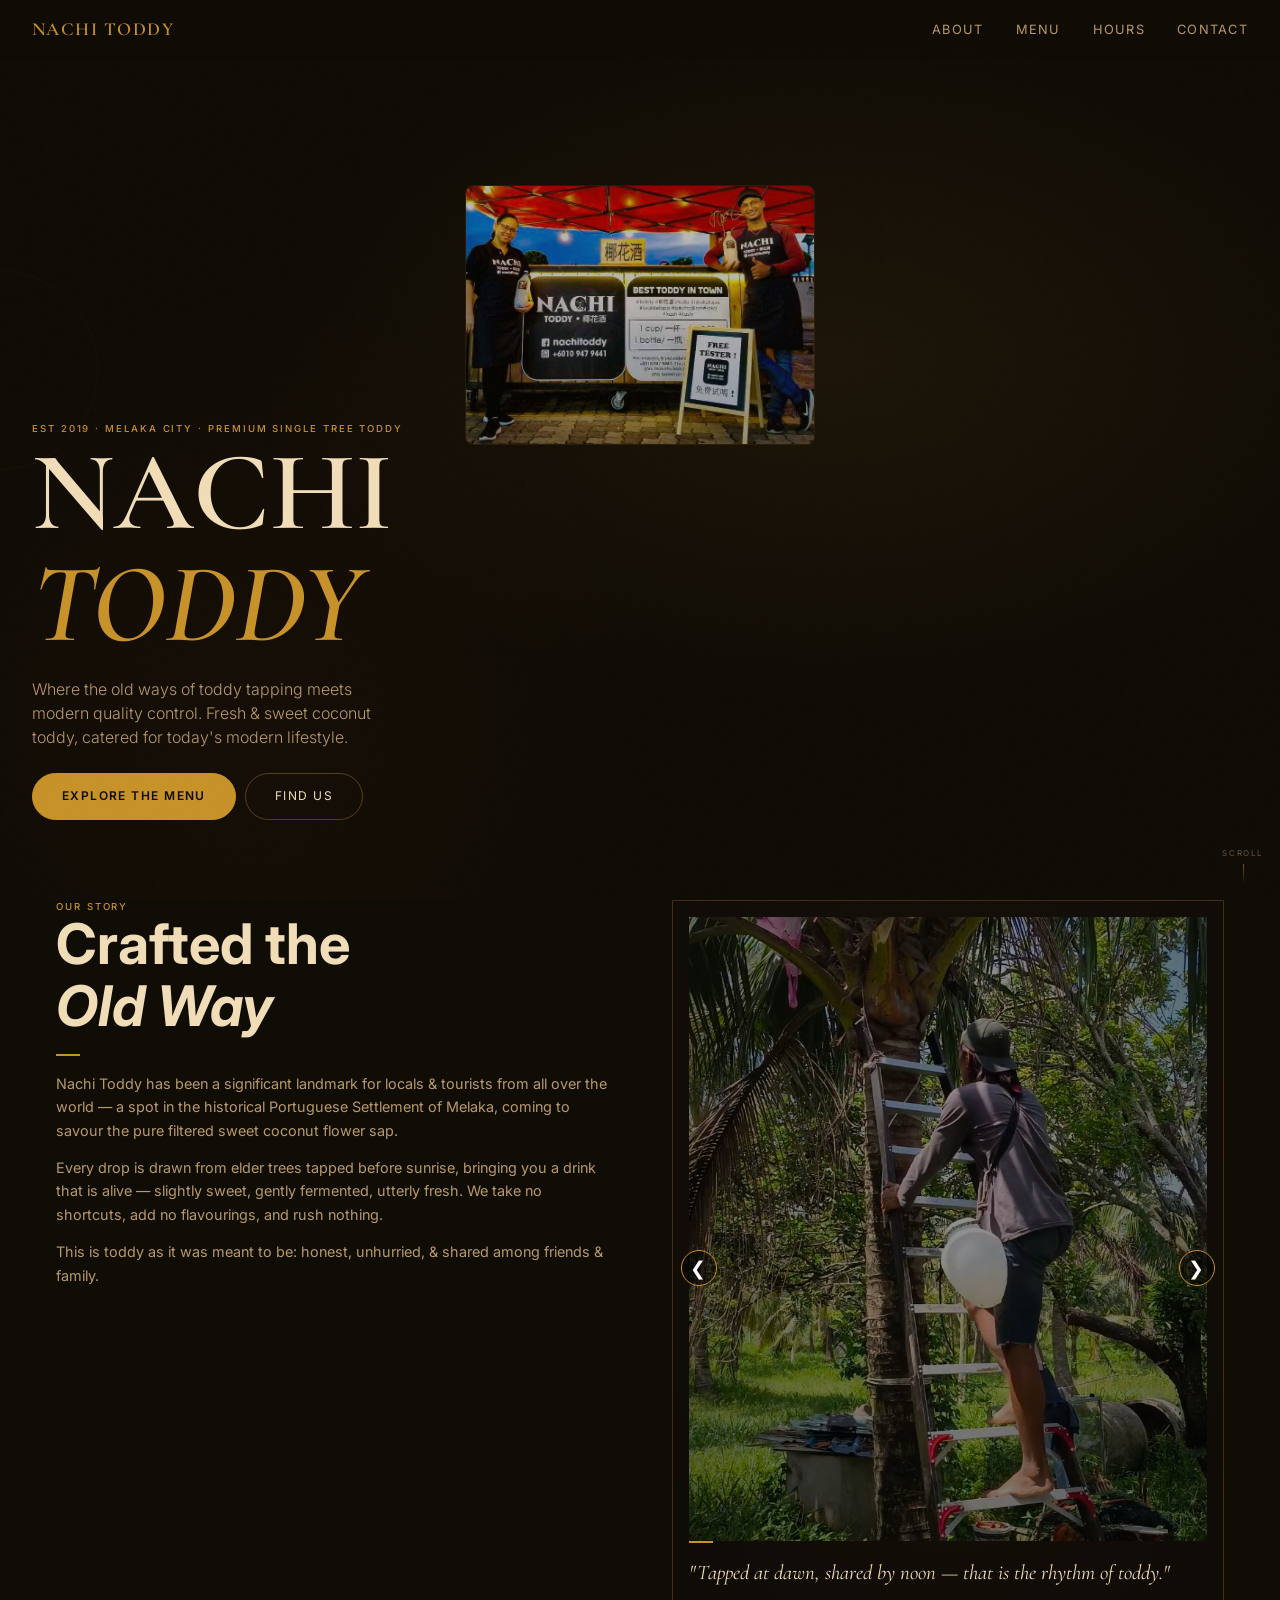
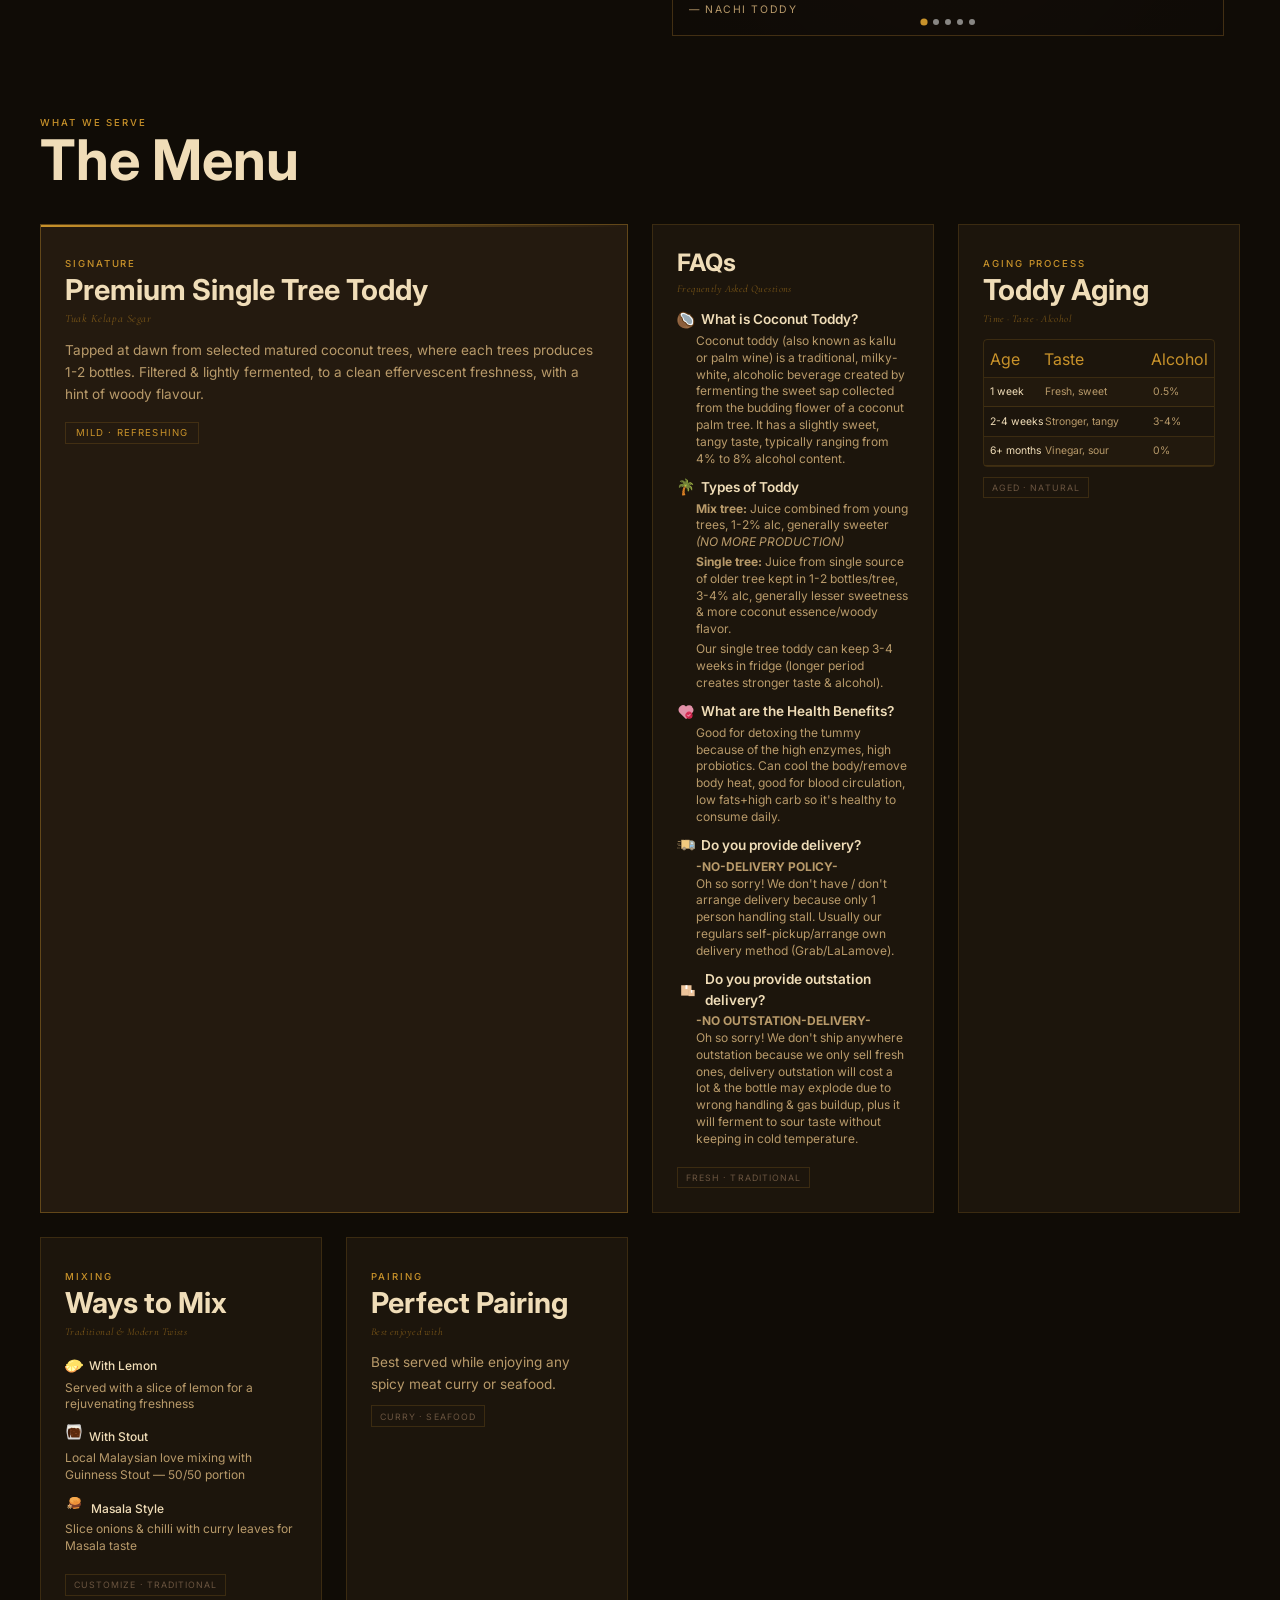
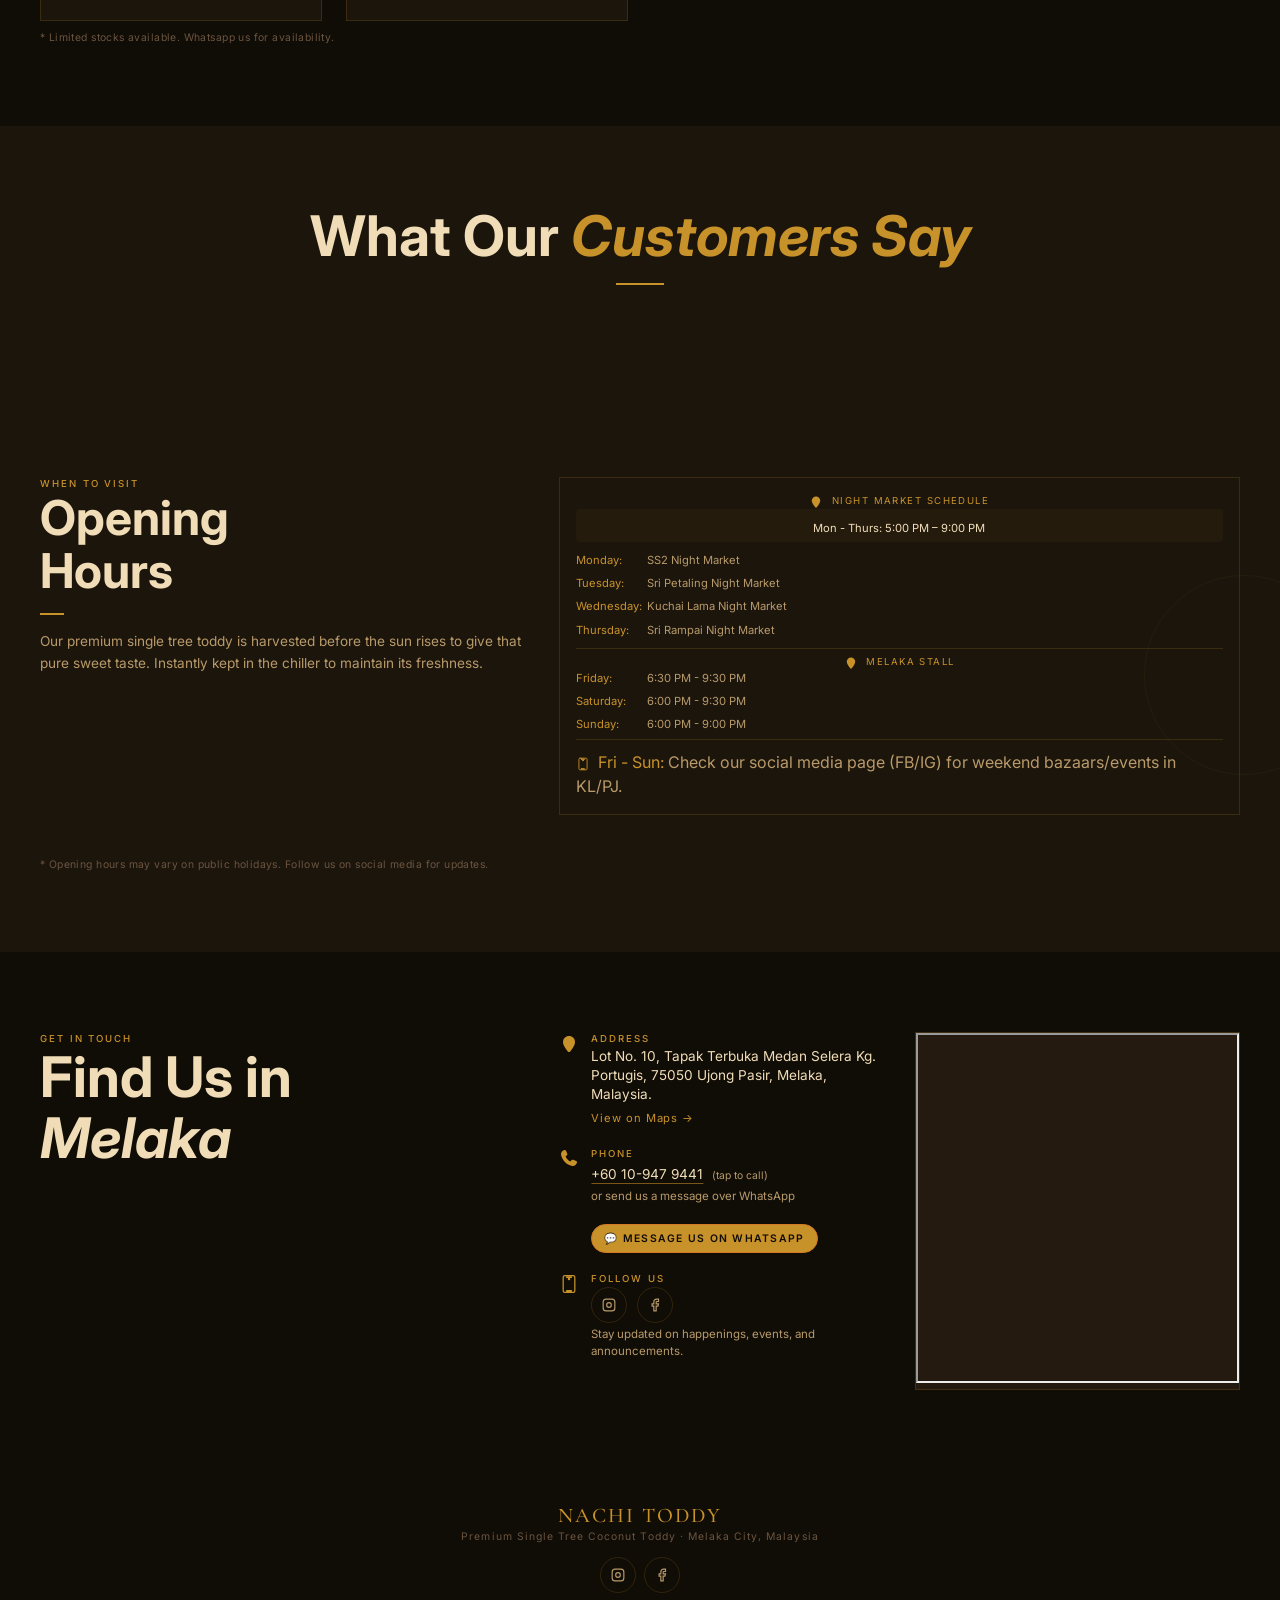
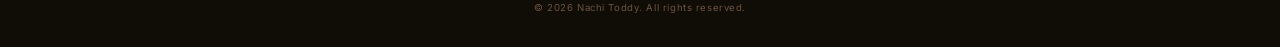
<file: index.html>
<!DOCTYPE html>
<html lang="en">
<head>
    <meta charset="utf-8">
    <meta name="viewport" content="width=device-width, initial-scale=1.0, viewport-fit=cover">
    <title>Nachi Toddy — Traditional Palm Toddy, Melaka</title>
    <meta name="description" content="Nachi Toddy — Authentic traditional palm toddy crafted the old way in the heart of Melaka City. Visit us for fresh coconut toddy, palmyra toddy, & traditional Malaysian flavours.">
    
    <!-- Preconnect for faster font loading -->
    <link rel="preconnect" href="https://fonts.googleapis.com">
    <link rel="preconnect" href="https://fonts.gstatic.com" crossorigin>
    <link href="https://fonts.googleapis.com/css2?family=Cormorant+Garamond:wght@400;500;600;700&family=Inter:wght@300;400;500;600;700&display=swap" rel="stylesheet">
    
    <link rel="stylesheet" href="style.css">
</head>
<body>

<div class="grain-overlay" aria-hidden="true"></div>

<div class="page-shell">
    
    <!-- ============================================
         NAVIGATION BAR
    ============================================ -->
    <nav>
    <span class="nav-brand">NACHI TODDY</span>
    <button class="nav-hamburger" aria-label="Toggle menu" aria-expanded="false">
        <span></span>
        <span></span>
        <span></span>
    </button>
    <div class="nav-links">
        <a href="#about" class="nav-link">About</a>
        <a href="#menu" class="nav-link">Menu</a>
        <a href="#hours" class="nav-link">Hours</a>
        <a href="#contact" class="nav-link">Contact</a>
    </div>
</nav>

    <!-- ============================================
         HERO SECTION
    ============================================ -->
    <section class="hero-section">
        <div class="hero-background"></div>
        <div class="hero-banner">
            <img src="images/banner-1.jpg" alt="Nachi Toddy Banner">
        </div>
        <div class="hero-copy">
            <p class="section-label fade-up fade-up-1">Est 2019 · Melaka City · Premium Single Tree Toddy</p>
            <h1 class="hero-title fade-up fade-up-2">NACHI<br><span>TODDY</span></h1>
            <p class="hero-subtitle fade-up fade-up-3">Where the old ways of toddy tapping meets modern quality control. Fresh & sweet coconut toddy, catered for today's modern lifestyle.</p>
            <div class="hero-actions fade-up fade-up-4">
                <a href="#menu" class="amber-btn">Explore the Menu</a>
                <a href="#contact" class="ghost-btn">Find Us</a>
            </div>
        </div>
        <div class="hero-scroll-indicator fade-up fade-up-5">
            <span>Scroll</span>
            <div></div>
        </div>
    </section>

    <div class="amber-rule"></div>

    <!-- ============================================
         ABOUT SECTION with SLIDESHOW
    ============================================ -->
    <section id="about" class="section">
        <div>
            <p class="section-label section-label-small">Our Story</p>
            <h2 class="section-title-lg">Crafted the<br><em class="emphasis">Old Way</em></h2>
            <div class="divider-amber spaced-divider"></div>
            <p class="section-text">Nachi Toddy has been a significant landmark for locals & tourists from all over the world — a spot in the historical Portuguese Settlement of Melaka, coming to savour the pure filtered sweet coconut flower sap.</p>
            <p class="section-text">Every drop is drawn from elder trees tapped before sunrise, bringing you a drink that is alive — slightly sweet, gently fermented, utterly fresh. We take no shortcuts, add no flavourings, and rush nothing.</p>
            <p class="section-text">This is toddy as it was meant to be: honest, unhurried, & shared among friends & family.</p>
        </div>

        <div class="slide-card">
            <div class="card-shell">
                <div class="slideshow-container" id="aboutSlideshow">
                    <div class="slide slide-1 active"></div>
                    <div class="slide slide-2"></div>
                    <div class="slide slide-3"></div>
                    <div class="slide slide-4"></div>
                    <div class="slide slide-5"></div>
                </div>
                <div class="card-overlay"></div>
                <button type="button" class="slide-btn slide-controls left" onclick="changeSlide(-1)">❮</button>
                <button type="button" class="slide-btn slide-controls right" onclick="changeSlide(1)">❯</button>
                <div class="slide-indicators">
                    <span class="dot" onclick="currentSlide(0)"></span>
                    <span class="dot" onclick="currentSlide(1)"></span>
                    <span class="dot" onclick="currentSlide(2)"></span>
                    <span class="dot" onclick="currentSlide(3)"></span>
                    <span class="dot" onclick="currentSlide(4)"></span>
                </div>
                <div class="quote-card">
                    <div class="divider-amber spaced-divider"></div>
                    <blockquote class="quote-text">"Tapped at dawn, shared by noon — that is the rhythm of toddy."</blockquote>
                    <cite class="text-small-muted cite-note">— Nachi Toddy</cite>
                </div>
            </div>
            <div class="decorative-border"></div>
        </div>
    </section>

    <div class="amber-rule"></div>

    <!-- ============================================
         MENU SECTION
    ============================================ -->
    <section id="menu" class="section">
        <div class="content-shell">
            <div class="section-header">
                <p class="section-label section-label-small">What We Serve</p>
                <h2 class="section-title-lg">The Menu</h2>
            </div>
            <div class="menu-grid">
                <!-- Signature -->
                <div class="menu-card-large card-hover">
                    <div class="card-divider"></div>
                    <span class="section-label section-label-small">Signature</span>
                    <h3 class="card-title">Premium Single Tree Toddy</h3>
                    <p class="card-subtitle">Tuak Kelapa Segar</p>
                    <p class="card-copy">Tapped at dawn from selected matured coconut trees, where each trees produces 1-2 bottles. Filtered & lightly fermented, to a clean effervescent freshness, with a hint of woody flavour.</p>
                    <div class="card-pill">Mild · Refreshing</div>
                </div>
                
                <!-- FAQs -->
                <div class="menu-card-small card-hover">
                    <h3 class="card-heading-small">FAQs</h3>
                    <p class="card-mini">Frequently Asked Questions</p>
                    
                    <div class="card-feature">
                        <div class="feature-row">
                            <svg xmlns="http://www.w3.org/2000/svg" viewBox="0 0 36 36" width="18" height="18" fill="currentColor" style="display: inline-block; vertical-align: middle;">
    <path fill="#8B5E3C" d="M5.5 30.2c-7-7-6.4-19.1 1.4-26.9l25.5 25.5c-7.8 7.8-19.8 8.4-26.9 1.4z"/>
    <path fill="#603913" d="M6.9 3.3c-3.9 3.9-1.4 12.8 5.7 19.8 7 7 15.9 9.6 19.8 5.7 3.9-3.9 1.4-12.8-5.7-19.8C19.7 1.9 10.8-.6 6.9 3.3z"/>
    <path fill="#F5F8FA" d="M31.6 24.2a1 1 0 0 0 1.7-.5c.1-.3 1.6-6.7-3-11.3-1.1-1.1-2.8-3.8-3.3-4.5-.4-.4-.7-.3-1.5-1-.3-.3-1.4-2.2-4.4.6a1 1 0 0 0-.1 1.3l10.5 15.3c0 .1.1.1.1.1z"/>
    <path fill="#603913" d="M24.3 7.6c.7.7 1.5 1.4 1.5 1.4s2.4 2.8 3.8 4.2c4.2 4.2 2.7 10.3 2.7 10.3L20.6 7.8s2.8-1 3.6-.3zm1.3-1.4c-1.8-1.4-4.8-.3-5.5.4-.7.7-.5 2 .1 2.8l10.5 15.3a2 2 0 0 0 3.6-.7c.1-.3 1.7-7.2-3.3-12.2-.9-.9-1.9-1.7-2.9-2.9a29 29 0 0 0-2.1-2.3l-.4-.3z"/>
    <path fill="#F5F8FA" d="M8.3 4.7c-3.1 3.1-.6 10.7 5.7 17 6.2 6.2 13.8 8.8 17 5.7 3.1-3.1.6-10.7-5.7-17-6.2-6.2-13.8-8.8-17-5.7z"/>
    <path fill="#99AAB5" d="M10.4 6.9c-2.3 2.3-.1 8.3 5 13.4 5.1 5.1 11.1 7.3 13.4 5 2.3-2.3.1-8.3-5-13.4-5.1-5.1-11.1-7.3-13.4-5z"/>
    <path fill="#99AAB5" d="M20.2 9.9l1.2-.3c.6-.3 1.4-.3 1.9.2l1.2 1.3c.6.7 1.9 2.1 3 3.2 3.8 3.8 2.3 8.7 2.3 8.9a.5.5 0 0 1-.9.1l-8.8-12.7a.5.5 0 0 1 .2-.7z"/>
    <path fill="#F5F8FA" d="M23.8 26.1s-3.2-2.1-3.8-3.8c-.6-1.9-4.7-2.3-5.3-4.1-.6-1.9-1.7-4.8-2.3-5.9-.6-1.2-1.3 0-1.9-1.9-.6-1.9-1.9-3.1-1.9-3.1s0 8.8 1.9 10.7c1.9 1.9 9.4 9.4 10.1 8.8.6-.6 3.1-.6 3.1-.6z"/>
    <path fill="#603913" d="M22.8 27.7s-3.7-2.5-4.3-4.3c-.7-2-5.3-2.6-5.9-4.6-.7-2-1.6-5.5-1.9-5.9-.9-1.2-1.3 0-2-2-.7-2-2-3.3-2-3.3s0 9.2 2 11.1c2 2 9.8 9.8 10.5 9.2.7-.7 3.7-.3 3.7-.3z"/>
    <path fill="#8B5E3C" d="M21.8 29.5s-3.6-2.3-4.2-4.2c-.7-2.1-6.4-3.5-7.1-5.7-.7-2.1-.7-5-1.4-5.7-.7-.7-1.4 0-2.1-2.1-.7-2.1-2.1-3.5-2.1-3.5s0 9.9 2.1 12c2.1 2.1 10.6 10.6 11.3 9.9.7-.7 3.5-.7 3.5-.7z"/>
    <path fill="#A97C50" d="M10.8 32.9c.1-.3.8-.1 1.1 0 6.9 1.5 11.7-1.4 11.7-1.4.3-.1.6 0 .7.2.1.3 0 .6-.3.7-.2.1-4.8 2.6-12.1.9-.1 0-.7-.1-.8-.2-.1-.1-.4-.1-.3-.3zM2.4 22.9c.1.1.1.2.3.2.3-.1.3-.5.3-.8-.5-3.2.4-6.5 1.8-10.4.1-.3 0-.6-.3-.7-.3-.1-.6.1-.7.4-1.6 4-2.1 7.6-1.5 11 .1.1.1.2.1.3zM12.8 32c0 .1.1.1.3.1 3.8.4 6.9-1.1 7-1.2.3-.1.4-.5.3-.7-.1-.3-.4-.4-.7-.2 0 0-2.7 1.8-6.2 1.5-.3 0-.8 0-.9.3 0 .2 0 .2.2.3z"/>
</svg>
                            <span class="feature-label" style="font-size: 0.85rem; font-weight: 600;">What is Coconut Toddy?</span>
                        </div>
                        <div class="feature-text">
                            <p class="feature-copy">Coconut toddy (also known as kallu or palm wine) is a traditional, milky-white, alcoholic beverage created by fermenting the sweet sap collected from the budding flower of a coconut palm tree. It has a slightly sweet, tangy taste, typically ranging from 4% to 8% alcohol content.</p>
                        </div>
                    </div>
                    
                    <div class="card-feature">
                        <div class="feature-row">
                            <svg xmlns="http://www.w3.org/2000/svg" viewBox="0 0 128 128" width="18" height="18" fill="currentColor" style="display: inline-block; vertical-align: middle;">
    <g transform="translate(128, 0) scale(-1, 1)">
        <path d="M72.05 51.72l-10.38 6.95s8.25 9.59 10.63 22.8c1.54 8.52 2.75 16.12 1.74 23.34c-.41 2.95-3.26 8.9-4.08 10.9s-2 6.71 1.65 7.65s15.54 1.3 17.31 1.06s3.86-1.52 2.91-5.79c-.59-2.65-1.59-10.94-2.18-16.59c-.59-5.65-.95-16.53-5.87-29.89c-4.79-13-11.73-20.43-11.73-20.43z" fill="#dc8124"/>
        <path d="M81.6 109.06c5.36.31 8.76-.72 8.76-.72l.73 5.43s-3.28.93-9.45.54c-5.39-.34-10.26-1.81-10.26-1.81l2.01-5.13c-.01-.01 2.81 1.38 8.21 1.69z" fill="#c0711f"/>
        <path d="M74.2 94.33s.1 1.51.15 2.46c.05.96.07 2.44.07 2.44s4.05.47 7.25.34c5.24-.21 7.6-1.46 7.6-1.46s-.09-1.17-.24-2.55c-.14-1.39-.31-2.53-.31-2.53s-2.57 1.27-7.97 1.62c-3.85.25-6.55-.32-6.55-.32z" fill="#c0711f"/>
        <path d="M72.13 80.57s2.46.5 7.04-.49c4.45-.97 6.36-2.66 6.36-2.66s.42 1.3.67 2.3c.23.93.59 2.29.59 2.29s-1.8 1.77-6.68 2.73c-4.79.95-7.17.3-7.17.3s-.23-1.28-.39-2.23c-.19-1.08-.42-2.24-.42-2.24z" fill="#c0711f"/>
        <path d="M69.6 72.12s2.27.15 6.68-1.51c3.85-1.45 5.5-3.39 5.5-3.39l-5.42-11.9l-12.99 4.72l6.23 12.08z" fill="#a2672b"/>
        <path d="M69.37 57.5s10.04 3.21 14.47 4.69c4.43 1.48 7.96 2.22 7.96 2.22s1.39-2.76 1.88-5.14c.33-1.58.26-4.06.94-4.01c1.12.08 1.93 1.98 1.98 4.56c.04 2.22-.54 5.52-.54 5.52l4.69 1.28s1.21-1.74 1.89-4.51c.71-2.9.35-4 1.06-4.2c.79-.22 2.28.81 2 5.39c-.17 2.79-.64 4.38-.5 4.49c.23.18 2.49 1.02 4.54 1.6c2.05.57 4.15.94 4.15.94s3.71-16.72-6.65-23.47c-12.96-8.45-29.62-.9-29.62-.9l12.21-9.64s-.88-2.18-1.95-3.84c-1.22-1.9-2.85-3.11-2.54-3.54c.42-.6 2.94-.6 5.09 1.4c1.81 1.69 3.18 3.44 3.24 3.49l3.59-2.59s-.35-2.35-1.3-3.84c-.92-1.45-2.32-2.8-1.97-3c.74-.42 3.04.31 4.49 1.72c1.25 1.22 2.26 3.11 2.26 3.11l7.3-5s-5.33-8.45-16.57-8.04s-17.31 7.63-19.2 9.76s-4.02 6.73-4.02 6.73l.21-12.75s-1.75-.4-3.43-.6c-2.53-.3-4.29.22-4.33-.03c-.13-.89 1.45-2.19 3.94-2.72c2.44-.51 4.41-.21 4.41-.21l2.06-11.92s-4.59-.37-9.71 2.06c-3.31 1.57-7.15 4.29-9.7 8.7c-5.65 9.75-.2 20.25-.2 20.25s-7.98-8.3-21.25-5.17c-14.55 3.43-18.22 19.4-17.4 19.4c2.22 0 10.32.38 10.73.05c.21-.16.77-2.41 2.1-4.44c1.32-2.03 3.09-3.74 4.54-3.74c.75 0-.26 1.51-1.15 3.69c-.9 2.22-1.4 4.69-1.4 4.69h7.22s1.52-7.31 4.06-7.83c1.09-.22.35 2.13.08 3.93c-.28 1.86-.44 3.91-.44 3.91l9.14.29s-11.75.71-19.9 8.15c-8.43 7.68-9.31 18.36-8.57 23.69s1.48 7.79 1.97 8.04c.49.25 7.3-7.3 7.55-7.88c.25-.57-1.07-3.04-1.07-6.32c0-3.28.74-4.92 1.39-5c.66-.08.49 2.3.98 4.35c.52 2.15 1.31 3.94 1.64 4.1c.33.16 4.33-4.91 4.33-4.91s-.68-1.92-.9-3.79s-.03-3.89.51-4.26c.59-.41 1.09 1.73 1.79 3.56c.56 1.46.83 1.96 1.15 2.35l7.24-6.89S40 74.76 40.76 84.05c.84 10.39 8.04 14.28 8.45 14.19c.41-.08 5.25-11.16 5.25-11.16s-1.71-1.57-2.98-3.94c-1.6-2.99-1.56-5.28-.96-5.66c.84-.53 2.05 2.79 3.28 4.27c1.23 1.48 1.97 2.3 2.22 2.3s3.82-7.8 3.82-7.8s-1.04-.61-1.82-1.82c-.66-1.02-1.25-2.78-.69-3.84c.6-.56 1.21.89 2.14 1.65c.93.76 1.64 1.14 1.64 1.14s3.77-6.48 5.25-9.52c1.49-3.07 3.01-6.36 3.01-6.36z" fill="#728137"/>
        <path d="M71.74 61.84c.46-.3 1.39-6.53 1.83-9.64c.4-2.8 1.38-6.99-.75-7.4c-1.46-.28-2.07 1.79-2.55 4.01c-.42 1.98-1.04 4.67-1.04 4.67s-1.89-3.63-3.16-5.84c-.92-1.6-2.9-4.97-4.48-3.96c-1.81 1.16.15 4.87 1.26 6.92s2.36 4.44 2.36 4.44s-3.34-1.14-5.29-1.74c-2.14-.66-4.99-1.24-5.39-.09c-.7 2 1.94 3 7.06 5.09c5.09 2.07 9.37 4.05 10.15 3.54z" fill="#bdcf47"/>
        <path d="M52.13 23.18c-.23 4.08.49 10.02 3.39 9.36c2.51-.56-.4-4.41-.37-9.28c.04-6.83 4.46-8.46 3.07-9.93c-1.13-1.2-5.72 3.22-6.09 9.85z" fill="#bdcf47"/>
        <path d="M35.24 34.21c2.75-.62 4.48-.53 4.54-1.19c.07-.85-.77-1.45-4.33-1.27c-3.27.16-6.57 1.02-9.77 3.19a25.978 25.978 0 0 0-4.89 4.3c-3.06 3.52-3.52 6.49-1.69 6.86c1.89.38 2.77-1.75 4.2-4.02c3.44-5.49 8.67-7.13 11.94-7.87z" fill="#bdcf47"/>
        <path d="M23.47 84.5c1.56-.06 1.51-1.55 1.55-5.4c.03-2.51-.08-5.77.98-8.99c1.43-4.33 3.64-7.08 6.17-9.4c2.78-2.55 5.71-4.08 7.36-4.82c3.15-1.43 1.68-2.7-.41-1.8c-2.08.9-9.16 3.47-13.78 10.51c-3.01 4.58-3.76 8.2-3.89 13.03c-.09 3.64.96 6.91 2.02 6.87z" fill="#bdcf47"/>
        <path d="M47.35 69.7c-1.27 0-3.6 6.01-3.43 12.06c.16 6.05 2.15 9.92 3.92 10.63c1.43.57 2.45-.94 1.92-3.27c-.35-1.52-2.25-3.97-2.62-7.93c-.37-3.97.33-8.3.53-9.36c.21-1.07.53-2.13-.32-2.13z" fill="#bdcf47"/>
    </g>
</svg>
                            <span class="feature-label" style="font-size: 0.85rem; font-weight: 600;">Types of Toddy</span>
                        </div>
                        <div class="feature-text">
                            <p class="feature-copy"><strong>Mix tree:</strong> Juice combined from young trees, 1-2% alc, generally sweeter <em>(NO MORE PRODUCTION)</em></p>
                            <p class="feature-copy"><strong>Single tree:</strong> Juice from single source of older tree kept in 1-2 bottles/tree, 3-4% alc, generally lesser sweetness & more coconut essence/woody flavor.</p>
                            <p class="feature-copy">Our single tree toddy can keep 3-4 weeks in fridge (longer period creates stronger taste & alcohol).</p>
                        </div>
                    </div>
                    
                    <div class="card-feature">
                        <div class="feature-row">
                            <svg xmlns="http://www.w3.org/2000/svg" viewBox="0 0 32 32" width="18" height="18" fill="currentColor" style="display: inline-block; vertical-align: middle;">
    <path fill="#e291a8" d="M26.94 8.07a8 8 0 0 0-5.56-2.23A7.79 7.79 0 0 0 16 8.08a8 8 0 0 0-11.1.22 7.91 7.91 0 0 0 .1 11.21l.4.36.13.16 9.89 9.68a1 1 0 0 0 .7.29 1 1 0 0 0 .7-.3l1.58-1.61a1 1 0 0 0 .28-.73 1 1 0 0 0-.33-.72 4.2 4.2 0 0 1-1.13-3.05 4.37 4.37 0 0 1 7.52-3 1 1 0 0 0 .71.31 1 1 0 0 0 .71-.3l.61-.62a1 1 0 0 0 .24-.39l.29-.28a7.85 7.85 0 0 0-.5-10.43z"/>
    <path fill="#dd2853" d="M21.31 19.08a4.37 4.37 0 0 0-4.31 4.36 4.41 4.41 0 0 0 4.36 4.37 4.37 4.37 0 0 0 4.37-4.37 4.37 4.37 0 0 0-4.37-4.36z"/>
    <path fill="#dd2853" d="M25.91 19a6.36 6.36 0 1 0-8.91 9.12 6.22 6.22 0 0 0 4.3 1.69 6.38 6.38 0 0 0 6.37-6.37 6.28 6.28 0 0 0-1.76-4.44zm-4.6 8.77A4.41 4.41 0 0 1 17 23.44a4.37 4.37 0 0 1 4.36-4.36 4.37 4.37 0 0 1 4.37 4.36 4.37 4.37 0 0 1-4.37 4.37z"/>
    <path fill="#e291a8" d="M24.2 21.42a1 1 0 0 0-1.41-.14l-2.62 2.14-.41-.51a1 1 0 0 0-1.56 1.26l1 1.29a1 1 0 0 0 .68.37h.08a1.05 1.05 0 0 0 .64-.22l3.4-2.78a1 1 0 0 0 .2-1.41z"/>
</svg>
                            <span class="feature-label" style="font-size: 0.85rem; font-weight: 600;">What are the Health Benefits?</span>
                        </div>
                        <div class="feature-text">
                            <p class="feature-copy">Good for detoxing the tummy because of the high enzymes, high probiotics. Can cool the body/remove body heat, good for blood circulation, low fats+high carb so it's healthy to consume daily.</p>
                        </div>
                    </div>
                    
                    <div class="card-feature">
                        <div class="feature-row">
                            <svg xmlns="http://www.w3.org/2000/svg" viewBox="0 0 512 512" width="18" height="18" fill="currentColor" style="display: inline-block; vertical-align: middle;">
    <path fill="#8CC1EA" d="M379.93 357.53h-29.75V134.82h77.59c42 0 76.04 34.04 76.04 76.03v146.69h-36.54z"/>
    <polyline fill="#F2CA7F" points="160.22 357.53 127.46 357.53 127.46 111.89 350.18 111.89 350.18 357.53 247.56 357.53"/>
    <circle fill="#898686" cx="203.89" cy="357.54" r="43.67"/>
    <circle fill="#EDEBEB" cx="203.89" cy="357.54" r="12.92"/>
    <circle fill="#898686" cx="423.6" cy="357.54" r="43.67"/>
    <path fill="#CEE5F2" d="M471.06 244.54v-33.69c0-23.86-19.42-43.28-43.29-43.28h-44.84v76.97h88.13z"/>
    <circle fill="#EDEBEB" cx="423.6" cy="357.54" r="12.92"/>
    <path d="M30.02 169.17h63.86c4.52 0 8.19-3.67 8.19-8.19s-3.67-8.19-8.19-8.19H30.02c-4.52 0-8.19 3.67-8.19 8.19s3.67 8.19 8.19 8.19zM99.35 267.42H40.94c-4.52 0-8.19 3.67-8.19 8.19s3.67 8.19 8.19 8.19h58.41c4.52 0 8.19-3.67 8.19-8.19s-3.67-8.19-8.19-8.19zM8.19 234.67h69.32c4.52 0 8.19-3.67 8.19-8.19s-3.67-8.19-8.19-8.19H8.19c-4.52 0-8.19 3.67-8.19 8.19s3.67 8.19 8.19 8.19zM77.51 332.92h-6.72c-4.52 0-8.19 3.67-8.19 8.19s3.67 8.19 8.19 8.19h6.72c4.52 0 8.19-3.67 8.19-8.19s-3.67-8.19-8.19-8.19zM43.5 332.92H8.19c-4.52 0-8.19 3.67-8.19 8.19s3.67 8.19 8.19 8.19h35.31c4.52 0 8.19-3.67 8.19-8.19s-3.67-8.19-8.19-8.19z"/>
    <path d="M427.77 126.08h-69.4v-14.74c0-4.52-3.67-8.19-8.19-8.19h-126.9c-4.52 0-8.19 3.67-8.19 8.19s3.67 8.19 8.19 8.19h118.74v179.34c0 4.52 3.67 8.19 8.19 8.19 4.52 0 8.19-3.67 8.19-8.19V142.46h69.4c37.41 0 67.85 30.43 67.85 67.84v138.5h-20.82c-3.94-24.72-25.4-43.67-51.2-43.67s-47.27 18.95-51.2 43.67h-14.03v-11.72c0-4.52-3.67-8.19-8.19-8.19-4.52 0-8.19 3.67-8.19 8.19v11.72h-86.9c-3.94-24.72-25.4-43.67-51.2-43.67s-47.27 18.95-51.2 43.67H135.7V119.53h54.85c4.52 0 8.19-3.67 8.19-8.19 0-4.52-3.67-8.19-8.19-8.19h-63.04c-4.52 0-8.19 3.67-8.19 8.19v245.64c0 4.52 3.67 8.19 8.19 8.19h25.22c3.94 24.72 25.4 43.67 51.2 43.67s47.27-18.95 51.2-43.67h117.3c3.94 24.72 25.4 43.67 51.2 43.67s47.27-18.95 51.2-43.67h29.01c4.52 0 8.19-3.67 8.19-8.19V210.3c0-46.44-37.78-84.22-84.23-84.22zM203.89 392.47c-19.56 0-35.48-15.92-35.48-35.48s15.92-35.48 35.48-35.48 35.48 15.92 35.48 35.48-15.92 35.48-35.48 35.48zm219.71 0c-19.56 0-35.48-15.91-35.48-35.48 0-19.56 15.92-35.48 35.48-35.48s35.48 15.92 35.48 35.48-15.92 35.48-35.48 35.48z"/>
    <path d="M479.25 210.3c0-28.38-23.09-51.47-51.48-51.47h-44.84c-4.52 0-8.19 3.67-8.19 8.19v76.97c0 4.52 3.67 8.19 8.19 8.19h88.13c4.52 0 8.19-3.67 8.19-8.19v-31.7h-.01zm-16.38 25.5h-71.75V175.2h36.65c19.35 0 35.1 15.74 35.1 35.09v25.51z"/>
    <path d="M203.89 335.88c-11.64 0-21.11 9.47-21.11 21.11s9.47 21.11 21.11 21.11 21.11-9.47 21.11-21.11-9.47-21.11-21.11-21.11zm0 25.84c-2.61 0-4.73-2.12-4.73-4.73s2.12-4.73 4.73-4.73c2.61 0 4.73 2.12 4.73 4.73s-2.12 4.73-4.73 4.73zM423.6 335.88c-11.64 0-21.11 9.47-21.11 21.11s9.47 21.11 21.11 21.11 21.11-9.47 21.11-21.11-9.47-21.11-21.11-21.11zm0 25.84c-2.61 0-4.73-2.12-4.73-4.73s2.12-4.73 4.73-4.73 4.73 2.12 4.73 4.73-2.12 4.73-4.73 4.73z"/>
    <path d="M471.06 274.56c-4.52 0-8.19 3.67-8.19 8.19v20.74c0 4.52 3.67 8.19 8.19 8.19s8.19-3.67 8.19-8.19v-20.74c0-4.52-3.67-8.19-8.19-8.19z"/>
</svg>
                            <span class="feature-label" style="font-size: 0.85rem; font-weight: 600;">Do you provide delivery?</span>
                        </div>
                        <div class="feature-text">
                            <p class="feature-copy"><strong>-NO-DELIVERY POLICY-</strong><br>Oh so sorry! We don't have / don't arrange delivery because only 1 person handling stall. Usually our regulars self-pickup/arrange own delivery method (Grab/LaLamove).</p>
                        </div>
                    </div>
                    
                    <div class="card-feature">
                        <div class="feature-row">
                            <svg xmlns="http://www.w3.org/2000/svg" viewBox="0 0 120 120" width="24" height="24" fill="currentColor" style="display: inline-block; vertical-align: middle;">
    <rect fill="#EDC39A" x="23.1" y="33.4" width="58.2" height="58.2"/>
    <polygon fill="rgba(0,0,0,0.1)" points="26.4,90.4 26.4,33.4 23.1,33.4 23.1,91.6 81.3,91.6 81.3,90.4"/>
    <rect fill="#FFFFFF" x="47.5" y="33.4" width="11.1" height="21.3"/>
    <rect fill="#EDC39A" x="64.4" y="59.8" width="34.6" height="34.6"/>
    <polygon fill="rgba(0,0,0,0.1)" points="66.3,93.8 66.3,59.8 64.4,59.8 64.4,94.5 99,94.5 99,93.8"/>
    <rect fill="#FFFFFF" x="77.6" y="59.8" width="8.1" height="15.6"/>
</svg>
                            <span class="feature-label" style="font-size: 0.85rem; font-weight: 600;">Do you provide outstation delivery?</span>
                        </div>
                        <div class="feature-text">
                            <p class="feature-copy"><strong>-NO OUTSTATION-DELIVERY-</strong><br>Oh so sorry! We don't ship anywhere outstation because we only sell fresh ones, delivery outstation will cost a lot & the bottle may explode due to wrong handling & gas buildup, plus it will ferment to sour taste without keeping in cold temperature.</p>
                        </div>
                    </div>
                    
                    <div class="card-block">Fresh · Traditional</div>
                </div>
                
                <!-- Aging -->
                <div class="menu-card-third card-hover">
                    <span class="section-label section-label-small">Aging Process</span>
                    <h3 class="card-title">Toddy Aging</h3>
                    <p class="card-mini">Time · Taste · Alcohol</p>
                    <div class="card-keyline">
                        <div class="card-keyline-row">
                            <span class="highlight-label">Age</span>
                            <span class="highlight-label">Taste</span>
                            <span class="highlight-label">Alcohol</span>
                        </div>
                        <div class="card-keyline-row">
                            <span class="card-detail">1 week</span>
                            <span class="card-detail-muted">Fresh, sweet</span>
                            <span class="card-detail-muted">0.5%</span>
                        </div>
                        <div class="card-keyline-row">
                            <span class="card-detail">2-4 weeks</span>
                            <span class="card-detail-muted">Stronger, tangy</span>
                            <span class="card-detail-muted">3-4%</span>
                        </div>
                        <div class="card-keyline-row">
                            <span class="card-detail">6+ months</span>
                            <span class="card-detail-muted">Vinegar, sour</span>
                            <span class="card-detail-muted">0%</span>
                        </div>
                    </div>
                    <div class="card-block">Aged · Natural</div>
                </div>
                
                <!-- Mixing -->
                <div class="menu-card-third card-hover">
                    <span class="section-label section-label-small">Mixing</span>
                    <h3 class="card-title">Ways to Mix</h3>
                    <p class="card-mini">Traditional & Modern Twists</p>
                    <div class="card-feature">
                        <div class="feature-row feature-row-baseline">
                            <span class="feature-icon">
    <svg xmlns="http://www.w3.org/2000/svg" viewBox="0 0 363.58 363.58" width="18" height="18" fill="currentColor" style="display: inline-block; vertical-align: middle;">
    <ellipse fill="#FFE165" cx="192.5" cy="160.19" rx="145.75" ry="110"/>
    <circle fill="#FFE165" cx="46.75" cy="160.19" r="25.33"/>
    <circle fill="#FFE165" cx="338.25" cy="160.19" r="25.33"/>
    <path fill="#FFFEB9" d="M252.5 180.89c0 22.79-6.35 44.09-17.37 62.24-4.4 7.22-9.53 13.94-15.3 20.05-21.88 23.22-52.91 37.71-87.33 37.71s-65.45-14.49-87.33-37.71c-5.77-6.11-10.9-12.83-15.3-20.05-11.02-18.15-17.37-39.45-17.37-62.24"/>
    <rect x="120" y="180.89" fill="#FFE165" width="25" height="118.91"/>
    <path fill="#FFE165" d="M127.47 180.89l-7.47 7.47-74.83 74.82c-5.77-6.11-10.9-12.83-15.3-20.05l62.24-62.24h35.36z"/>
    <path fill="#FFE165" d="M235.13 243.13c-4.4 7.22-9.53 13.94-15.3 20.05L145 188.36l-7.47-7.47h35.36l62.24 62.24z"/>
    <path fill="#FFA250" d="M132.5 313.39c-36.35 0-71.5-15.18-96.43-41.64-6.35-6.73-12.03-14.17-16.88-22.12-12.55-20.69-19.19-44.45-19.19-68.73h25c0 19.71 5.38 38.99 15.56 55.75 3.92 6.44 8.54 12.49 13.7 17.96 20.54 21.79 48.32 33.79 78.24 33.79s57.71-12 78.23-33.78c5.18-5.48 9.79-11.53 13.72-17.98 10.09-16.76 15.55-36.04 15.55-55.74h25c0 24.29-6.63 48.06-19.19 68.73-4.85 7.96-10.53 15.41-16.9 22.14-24.95 26.48-60.09 41.66-96.44 41.66z"/>
    <circle fill="#FFFEB9" cx="127.47" cy="96.38" r="11.04"/>
    <circle fill="#FFFEB9" cx="156.54" cy="84.33" r="11.04"/>
    <circle fill="#FFFEB9" cx="101.79" cy="113.29" r="11.04"/>
</svg>
</span>
                            <span class="feature-label">With Lemon</span>
                        </div>
                        <p class="feature-copy">Served with a slice of lemon for a rejuvenating freshness</p>
                    </div>
                    <div class="card-feature">
                        <div class="feature-row feature-row-baseline">
                            <span class="feature-icon">
        <svg xmlns="http://www.w3.org/2000/svg" viewBox="0 0 18 18" width="18" height="18">
    <path d="M3.5 1.5Q2.5 1.5 2.2 2.5L1.5 7Q1.2 9 1.8 11L2.5 15Q2.7 16.5 4 16.5H14Q15.3 16.5 15.5 15L16.2 11Q16.8 9 16.5 7L15.8 2.5Q15.5 1.5 14.5 1.5Z" fill="#C8C8C8"/>
    <path d="M4.2 2.2Q3.5 2.2 3.2 3L2.6 7Q2.3 9 2.8 11L3.4 14.8Q3.6 15.8 4.5 15.8H13.5Q14.4 15.8 14.6 14.8L15.2 11Q15.7 9 15.4 7L14.8 3Q14.5 2.2 13.8 2.2Z" fill="#E0E0E0"/>
    <g>
        <!-- Liquid (dark brown) -->
        <path d="M4.2 4.5L3.2 6.5L2.8 9L3.2 12L3.8 14.5H5.2L5 11.5L5.2 6.5Z" fill="#3D1A08"/>
        <path d="M5.2 4.5H13.5L14.5 6.5L15 9L14.5 12L14 14.5H6.5L5.2 11.5L5 6.5Z" fill="#5C2A0E"/>
        <path d="M13.5 4.5H14.8L15.2 6.5L15.5 9L15 12L14.6 14.5H14.2L14.8 6Z" fill="#7B3A10"/>
        <!-- Foam top -->
        <path d="M2.8 4.5Q4 3 5.5 4Q6.5 2.5 8 3.5Q9 2.2 10.5 3Q12 2.5 13 3.8Q14.5 3 15.2 4.8L15 6Q13 4.5 11 5.5Q9.5 4.2 8 5Q6.5 4 5 5.5Q3.5 4.8 2.8 5.8Z" fill="#F5F0E0"/>
        <!-- Bubbles -->
        <circle cx="7" cy="12" r="0.5" fill="#C87040" opacity="0.7"/>
        <circle cx="11" cy="10.5" r="0.5" fill="#C87040" opacity="0.7"/>
        <circle cx="9" cy="8.5" r="0.4" fill="#C87040" opacity="0.6"/>
        <circle cx="13" cy="12.5" r="0.45" fill="#C87040" opacity="0.65"/>
        <circle cx="6" cy="7.5" r="0.4" fill="#C87040" opacity="0.6"/>
        <circle cx="12" cy="6.5" r="0.4" fill="#C87040" opacity="0.55"/>
        <circle cx="8" cy="5.5" r="0.35" fill="#C87040" opacity="0.5"/>
    </g>
    <!-- Outer highlight -->
    <path d="M3.8 2.5Q3.2 2.5 3 3.5L2.5 7.5Q2.3 9 2.6 10L2.8 8Q3 5.5 3.5 3.5Z" fill="#fff" opacity="0.5"/>
    <path d="M3.5 1.5Q2.5 1.5 2.2 2.5L14.5 1.5Q15.5 1.5 15.8 2.5Q14.5 2 9 2Q4 2 3.5 1.5Z" fill="#D0D0D0"/>
</svg>
</span>
                            <span class="feature-label">With Stout</span>
                        </div>
                        <p class="feature-copy">Local Malaysian love mixing with Guinness Stout — 50/50 portion</p>
                    </div>
                    <div class="card-feature">
                        <div class="feature-row feature-row-baseline">
                            <svg viewBox="0 0 18 18" width="20" height="20" xmlns="http://www.w3.org/2000/svg">
  <path d="M3.5 9.5 Q3.4 13 9 13.8 Q14.6 13 14.5 9.5 Z" fill="#6B3526"/>
  <path d="M3.5 9.5 L4.5 11.5 Q6 13.5 9 14 Q12 13.5 13.5 11.5 L14.5 9.5 Z" fill="#7D3E2A"/>
  <ellipse cx="9" cy="9.5" rx="5.5" ry="1.2" fill="#7D3E2A"/>
  <ellipse cx="9" cy="7.2" rx="5.2" ry="3.5" fill="#F0933A"/>
  <ellipse cx="8.4" cy="6.2" rx="3.9" ry="2.5" fill="#F5A94E"/>
  <ellipse cx="9.5" cy="8" rx="2.2" ry="1.3" fill="#E07A20" opacity="0.4"/>
  <circle cx="7.5" cy="6.8" r="0.22" fill="#C86010" opacity="0.8"/>
  <circle cx="9" cy="6.3" r="0.18" fill="#C86010" opacity="0.7"/>
  <circle cx="10.3" cy="7" r="0.22" fill="#C86010" opacity="0.8"/>
  <circle cx="8.3" cy="7.6" r="0.18" fill="#C86010" opacity="0.6"/>
  <circle cx="10.8" cy="7.8" r="0.18" fill="#C86010" opacity="0.7"/>
  <g transform="translate(4.2, 12.2)">
    <ellipse cx="0" cy="-1.3" rx="0.42" ry="1.0" fill="#F5C98A" transform="rotate(0)"/>
    <ellipse cx="0" cy="-1.3" rx="0.42" ry="1.0" fill="#F5C98A" transform="rotate(51.4)"/>
    <ellipse cx="0" cy="-1.3" rx="0.42" ry="1.0" fill="#F5C98A" transform="rotate(102.8)"/>
    <ellipse cx="0" cy="-1.3" rx="0.42" ry="1.0" fill="#F5C98A" transform="rotate(154.2)"/>
    <ellipse cx="0" cy="-1.3" rx="0.42" ry="1.0" fill="#F5C98A" transform="rotate(205.7)"/>
    <ellipse cx="0" cy="-1.3" rx="0.42" ry="1.0" fill="#F5C98A" transform="rotate(257.1)"/>
    <ellipse cx="0" cy="-1.3" rx="0.42" ry="1.0" fill="#F5C98A" transform="rotate(308.5)"/>
    <circle cx="0" cy="0" r="0.55" fill="#F0933A"/>
    <circle cx="0" cy="0" r="0.32" fill="#E07020"/>
  </g>
  <rect x="7.2" y="13.0" width="5.8" height="1.0" rx="0.5" fill="#F0933A" transform="rotate(-8, 10, 13.5)"/>
  <ellipse cx="7.35" cy="13.42" rx="0.52" ry="0.52" fill="#C86010" transform="rotate(-8, 7.35, 13.42)"/>

</svg>
                            <span class="feature-label">Masala Style</span>
                        </div>
                        <p class="feature-copy">Slice onions & chilli with curry leaves for Masala taste</p>
                    </div>
                    <div class="card-block">Customize · Traditional</div>
                </div>
                
                <!-- Pairing -->
                <div class="menu-card-third card-hover">
                    <span class="section-label section-label-small">Pairing</span>
                    <h3 class="card-title">Perfect Pairing</h3>
                    <p class="card-mini">Best enjoyed with</p>
                    <p class="card-copy">Best served while enjoying any spicy meat curry or seafood.</p>
                    <div class="card-block">Curry · Seafood</div>
                </div>
            </div>
            <p class="small-note">* Limited stocks available. Whatsapp us for availability.</p>
        </div>
    </section>

    <div class="amber-rule"></div>

    <!-- ============================================
         GOOGLE REVIEWS SECTION (Jotform Widget)
    ============================================ -->
    <section class="section" style="background: var(--bg-surface);">
        <div class="content-shell">
            <div class="section-header" style="text-align: center;">
                <h2 class="section-title-lg">What Our <em style="color:var(--amber);">Customers Say</em></h2>
                <div class="divider-amber" style="margin: 1rem auto;"></div>
            </div>
            <!-- Jotform Google Reviews Widget Embed -->
            <div id="JFWebsiteWidget-019e6248de447d0e9d632eba04bcda6ae2e8"></div>
            <script src='https://www.jotform.com/website-widgets/embed/019e6248de447d0e9d632eba04bcda6ae2e8'></script>
        </div>
    </section>

    <div class="amber-rule"></div>

    <!-- ============================================
         HOURS SECTION (Night Market Schedule)
    ============================================ -->
<section id="hours" class="section section-surface">
    <div class="decorative-circle decorative-circle-right"></div>
    <div class="content-shell">
        <div>
            <p class="section-label section-label-small">When to Visit</p>
            <h2 class="section-title-md">Opening<br>Hours</h2>
            <div class="divider-amber spaced-divider"></div>
            <p class="section-text-sm">Our premium single tree toddy is harvested before the sun rises to give that pure sweet taste. Instantly kept in the chiller to maintain its freshness.</p>
        </div>
        <div class="hours-table">
            <div class="hours-table-inner">
                <!-- Night Market Schedule title with SVG pin -->
                <div class="text-center-muted">
                    <svg xmlns="http://www.w3.org/2000/svg" viewBox="0 0 640 640" width="14" height="14" fill="currentColor" style="display: inline-block; vertical-align: middle; margin-right: 4px;">
                        <path d="M320 64C214 64 128 148.4 128 252.6C128 371.9 248.2 514.9 298.4 569.4C310.2 582.2 329.8 582.2 341.6 569.4C391.8 514.9 512 371.9 512 252.6C512 148.4 426 64 320 64z"/>
                    </svg>
                    Night Market Schedule
                </div>
                <div class="highlight-box">
                    <span class="highlight-copy">Mon - Thurs: 5:00 PM – 9:00 PM</span>
                </div>
                <div class="schedule-grid schedule-box">
                    <span class="schedule-label">Monday:</span><span class="schedule-detail">SS2 Night Market</span>
                    <span class="schedule-label">Tuesday:</span><span class="schedule-detail">Sri Petaling Night Market</span>
                    <span class="schedule-label">Wednesday:</span><span class="schedule-detail">Kuchai Lama Night Market</span>
                    <span class="schedule-label">Thursday:</span><span class="schedule-detail">Sri Rampai Night Market</span>
                </div>
                <div class="card-border-top-bottom">
                    <!-- Melaka Stall title with SVG pin -->
                    <div class="text-center-muted">
                        <svg xmlns="http://www.w3.org/2000/svg" viewBox="0 0 640 640" width="14" height="14" fill="currentColor" style="display: inline-block; vertical-align: middle; margin-right: 4px;">
                            <path d="M320 64C214 64 128 148.4 128 252.6C128 371.9 248.2 514.9 298.4 569.4C310.2 582.2 329.8 582.2 341.6 569.4C391.8 514.9 512 371.9 512 252.6C512 148.4 426 64 320 64z"/>
                        </svg>
                        Melaka Stall
                    </div>
                    <div class="schedule-grid">
                        <span class="schedule-label">Friday:</span><span class="schedule-detail">6:30 PM - 9:30 PM</span>
                        <span class="schedule-label">Saturday:</span><span class="schedule-detail">6:00 PM - 9:30 PM</span>
                        <span class="schedule-label">Sunday:</span><span class="schedule-detail">6:00 PM - 9:00 PM</span>
                    </div>
                </div>
                <div class="text-small-muted">
                    <p>
                        <span class="highlight-label">
                            <svg xmlns="http://www.w3.org/2000/svg" viewBox="0 0 24 24" width="14" height="14" fill="none" stroke="currentColor" stroke-width="1.5" stroke-linecap="round" stroke-linejoin="round" style="display: inline-block; vertical-align: middle; margin-right: 4px;">
                                <rect x="5" y="2" width="14" height="20" rx="2" ry="2" />
                                <circle cx="12" cy="6" r="0.8" fill="currentColor" />
                                <rect x="9" y="3.5" width="6" height="0.5" rx="0.25" fill="currentColor" />
                                <rect x="9" y="20" width="6" height="1" rx="0.5" fill="currentColor" />
                            </svg>
                            Fri - Sun:
                        </span>
                        <span class="text-small-muted">Check our social media page (FB/IG) for weekend bazaars/events in KL/PJ.</span>
                    </p>
                </div>
            </div>
        </div>
        <p class="small-note">* Opening hours may vary on public holidays. Follow us on social media for updates.</p>
    </div>
</section>
    <div class="amber-rule"></div>

    <!-- ============================================
         CONTACT SECTION
    ============================================ -->
    <section id="contact" class="section">
        <div class="decorative-circle decorative-circle-left"></div>
        <div class="content-shell">
            <div class="section-header">
                <p class="section-label section-label-small">Get in Touch</p>
                <h2 class="section-title-lg">Find Us in<br><em class="emphasis">Melaka</em></h2>
            </div>
            <div class="contact-grid">
                <div>
                    <div class="flex-column">
                        <div class="flex-grid">
                            <div class="info-icon">
    <svg xmlns="http://www.w3.org/2000/svg" viewBox="0 0 640 640" width="20" height="20" fill="currentColor" style="display: block;">
        <path d="M320 64C214 64 128 148.4 128 252.6C128 371.9 248.2 514.9 298.4 569.4C310.2 582.2 329.8 582.2 341.6 569.4C391.8 514.9 512 371.9 512 252.6C512 148.4 426 64 320 64z"/>
    </svg>
</div>
<div>
    <p class="section-label section-label-small">Address</p>
    <p class="info-copy">Lot No. 10, Tapak Terbuka Medan Selera Kg. Portugis, 75050 Ujong Pasir, Melaka, Malaysia.</p>
    <a href="https://maps.google.com/?q=Nachi+Toddy+Malacca" target="_blank" rel="noopener noreferrer" class="info-link">View on Maps →</a>
</div>
                        </div>
                        <div class="flex-grid">
    <div class="info-icon">
        <svg xmlns="http://www.w3.org/2000/svg" viewBox="0 0 640 640" width="20" height="20" fill="currentColor" style="display: block;">
            <path d="M224.2 89C216.3 70.1 195.7 60.1 176.1 65.4L170.6 66.9C106 84.5 50.8 147.1 66.9 223.3C104 398.3 241.7 536 416.7 573.1C493 589.3 555.5 534 573.1 469.4L574.6 463.9C580 444.2 569.9 423.6 551.1 415.8L453.8 375.3C437.3 368.4 418.2 373.2 406.8 387.1L368.2 434.3C297.9 399.4 241.3 341 208.8 269.3L253 233.3C266.9 222 271.6 202.9 264.8 186.3L224.2 89z"/>
        </svg>
    </div>
    <div>
        <p class="section-label section-label-small">Phone</p>
        <a href="tel:+60109479441" class="phone-link">+60 10-947 9441</a>
        <span class="tap-hint">(tap to call)</span>
        <p class="note-sm">or send us a message over WhatsApp</p>
    </div>
</div>
                        <div class="contact-wa-btn">
                            <a href="https://wa.me/60109479441?text=Hi%20Nachi%20Toddy%2C%20I%20found%20you%20online%20and%20would%20love%20to%20visit." 
                               target="_blank" 
                               rel="noopener noreferrer" 
                               class="amber-btn btn-whatsapp">
                                💬 Message us on WhatsApp
                            </a>
                        </div>
                        <div class="flex-grid">
                            <div class="info-icon">
    <svg xmlns="http://www.w3.org/2000/svg" viewBox="0 0 24 24" width="20" height="20" fill="none" stroke="currentColor" stroke-width="1.5" stroke-linecap="round" stroke-linejoin="round">
        <rect x="5" y="2" width="14" height="20" rx="2" ry="2" />
        <circle cx="12" cy="6" r="0.8" fill="currentColor" />
        <rect x="9" y="3.5" width="6" height="0.5" rx="0.25" fill="currentColor" />
        <rect x="9" y="20" width="6" height="1" rx="0.5" fill="currentColor" />
    </svg>
</div>
<div>
    <p class="section-label section-label-small">Follow Us</p>
    <div class="social-row">
        <a href="https://www.instagram.com/nachitoddy/" target="_blank" rel="noopener noreferrer" class="social-icon" aria-label="Follow on Instagram">
            <svg width="14" height="14" viewBox="0 0 24 24" fill="none" stroke="currentColor" stroke-width="2">
                <rect x="2" y="2" width="20" height="20" rx="5" ry="5"></rect>
                <circle cx="12" cy="12" r="4"></circle>
                <line x1="17.5" y1="6.5" x2="17.51" y2="6.5"></line>
            </svg>
        </a>
        <a href="https://www.facebook.com/nachitoddy/" target="_blank" rel="noopener noreferrer" class="social-icon" aria-label="Follow on Facebook">
            <svg width="14" height="14" viewBox="0 0 24 24" fill="none" stroke="currentColor" stroke-width="2">
                <path d="M18 2h-3a5 5 0 0 0-5 5v3H7v4h3v8h4v-8h3l1-4h-4V7a1 1 0 0 1 1-1h3z"></path>
            </svg>
        </a>
    </div>
    <p class="note-sm">Stay updated on happenings, events, and announcements.</p>
</div>
                        </div>
                    </div>
                </div>
                <div class="map-container map-card">
                    <iframe 
                        src="https://www.google.com/maps/embed?pb=!1m18!1m12!1m3!1d3986.9221776500326!2d102.2660258!3d2.1832191!2m3!1f0!2f0!3f0!3m2!1i1024!2i768!4f13.1!3m3!1m2!1s0x31d1ef3bee831243%3A0x6b50eae1fddf731c!2sNachi%20Toddy!5e0!3m2!1sen!2smy!4v1777351283128!5m2!1sen!2smy" 
                        width="100%" 
                        height="250" 
                        class="map-frame" 
                        allowfullscreen="" 
                        loading="lazy" 
                        referrerpolicy="no-referrer-when-downgrade">
                    </iframe>
                </div>
            </div>
        </div>
    </section>

    <div class="amber-rule"></div>

    <!-- ============================================
         FOOTER
    ============================================ -->
    <footer>
        <span class="footer-brand">NACHI TODDY</span>
        <p class="footer-copy">Premium Single Tree Coconut Toddy · Melaka City, Malaysia</p>
        <div class="footer-socials">
            <a href="https://www.instagram.com/nachitoddy/" target="_blank" rel="noopener noreferrer" class="social-icon" aria-label="Follow on Instagram">
                <svg width="14" height="14" viewBox="0 0 24 24" fill="none" stroke="currentColor" stroke-width="2">
                    <rect x="2" y="2" width="20" height="20" rx="5" ry="5"></rect>
                    <circle cx="12" cy="12" r="4"></circle>
                    <line x1="17.5" y1="6.5" x2="17.51" y2="6.5"></line>
                </svg>
            </a>
            <a href="https://www.facebook.com/nachitoddy/" target="_blank" rel="noopener noreferrer" class="social-icon" aria-label="Follow on Facebook">
                <svg width="14" height="14" viewBox="0 0 24 24" fill="none" stroke="currentColor" stroke-width="2">
                    <path d="M18 2h-3a5 5 0 0 0-5 5v3H7v4h3v8h4v-8h3l1-4h-4V7a1 1 0 0 1 1-1h3z"></path>
                </svg>
            </a>
        </div>
        <p class="footer-copy-small">© 2026 Nachi Toddy. All rights reserved.</p>
        <button class="back-to-top" aria-label="Back to top">↑</button>
    </footer>
</div>

<script src="main.js" defer></script>
</body>
</html>
</file>
<file: style.css>
/* ============================================
   RESET & VARIABLES
============================================ */
* {
    margin: 0;
    padding: 0;
    box-sizing: border-box;
}

:root {
    --bg-base: #100c06;
    --bg-surface: #1c150c;
    --bg-card: #241a0f;
    --amber: #c8922a;
    --amber-light: #e8b04a;
    --amber-dim: #7a5618;
    --cream: #f0ddb8;
    --cream-dim: #b89a6a;
    --muted: #6b5540;
    --border: #c8922a2e;
    --border-strong: #c8922a61;
}

html {
    scroll-padding-top: 60px;
}

body {
    background-color: var(--bg-base);
    color: var(--cream-dim);
    font-family: 'Inter', system-ui, -apple-system, sans-serif;
    line-height: 1.5;
    overflow-x: hidden;
    scroll-behavior: smooth;
    font-size: 14px;
}

@media (min-width: 640px) { body { font-size: 15px; } }
@media (min-width: 1024px) { body { font-size: 16px; } }

/* ============================================
   GRAIN OVERLAY
============================================ */
.grain-overlay {
    position: fixed;
    top: 0;
    left: 0;
    width: 100%;
    height: 100%;
    pointer-events: none;
    z-index: 999;
    opacity: 0.02;
    background-image: url("data:image/svg+xml,%3Csvg viewBox='0 0 200 200' xmlns='http://www.w3.org/2000/svg'%3E%3Cfilter id='noise'%3E%3CfeTurbulence type='fractalNoise' baseFrequency='0.65' numOctaves='3' stitchTiles='stitch'/%3E%3C/filter%3E%3Crect width='100%25' height='100%25' filter='url(%23noise)' opacity='0.4'/%3E%3C/svg%3E");
    background-repeat: repeat;
}

/* ============================================
   NAVIGATION
============================================ */
nav {
    position: fixed;
    top: 0;
    left: 0;
    right: 0;
    z-index: 50;
    display: flex;
    align-items: center;
    justify-content: space-between;
    background: linear-gradient(to bottom, rgba(16,12,6,0.96) 0%, transparent 100%);
    backdrop-filter: blur(2px);
    padding: 0.6rem 1rem;
}
/* Hamburger button — visible on mobile only */
.nav-hamburger {
    display: flex;
    flex-direction: column;
    justify-content: space-between;
    width: 24px;
    height: 18px;
    background: transparent;
    border: none;
    cursor: pointer;
    padding: 0;
    z-index: 51;
}
.nav-hamburger span {
    display: block;
    width: 100%;
    height: 2px;
    background: var(--amber);
    transition: all 0.3s ease;
    transform-origin: center;
}
.nav-hamburger.open span:nth-child(1) { transform: translateY(8px) rotate(45deg); }
.nav-hamburger.open span:nth-child(2) { opacity: 0; transform: scaleX(0); }
.nav-hamburger.open span:nth-child(3) { transform: translateY(-8px) rotate(-45deg); }

/* Mobile nav links — hidden until hamburger is clicked */
.nav-links {
    display: none;
    flex-direction: column;
    position: absolute;
    top: 100%;
    left: 0;
    right: 0;
    background: rgba(16, 12, 6, 0.97);
    backdrop-filter: blur(8px);
    padding: 1rem 1.5rem 1.5rem;
    gap: 1.2rem;
    border-bottom: 1px solid var(--border);
}
.nav-links.open { display: flex; }

/* Desktop — revert to horizontal inline layout */
@media (min-width: 640px) {
    nav { padding: 0.8rem 1.5rem; }
    .nav-hamburger { display: none; }
    .nav-links {
        display: flex;
        flex-direction: row;
        align-items: center;
        position: static;
        background: transparent;
        backdrop-filter: none;
        padding: 0;
        border: none;
        gap: 1.5rem;
    }
}
@media (min-width: 1024px) {
    nav { padding: 1rem 2rem; }
    .nav-links { gap: 2rem; }
}

.nav-brand {
    font-family: 'Cormorant Garamond', Georgia, serif;
    font-size: clamp(0.9rem, 4vw, 1.15rem);
    font-weight: 600;
    letter-spacing: 0.08em;
    color: var(--amber);
}

.nav-link {
    color: var(--cream-dim);
    text-decoration: none;
    font-size: 0.65rem;
    letter-spacing: 0.1em;
    text-transform: uppercase;
    transition: color 0.2s ease;
    white-space: nowrap;
}
.nav-link:hover { color: var(--amber); }

@media (min-width: 640px) { .nav-link { font-size: 0.75rem; } }
@media (min-width: 1024px) { .nav-link { font-size: 0.8rem; } }

/* ============================================
   BUTTONS
============================================ */
.amber-btn, .ghost-btn, .slide-btn {
    display: inline-flex;
    align-items: center;
    justify-content: center;
    padding: 0.7rem 1.2rem;
    text-decoration: none;
    font-size: 0.7rem;
    letter-spacing: 0.12em;
    text-transform: uppercase;
    transition: all 0.2s ease;
    cursor: pointer;
    text-align: center;
    border-radius: 999px;
    border: 1px solid transparent;
    background: transparent;
    color: inherit;
}
.amber-btn {
    background: var(--amber);
    color: var(--bg-base);
    border-color: var(--amber);
    font-weight: 600;
}
.amber-btn:hover { background: var(--amber-light); border-color: var(--amber-light); }
.ghost-btn {
    border-color: var(--border-strong);
    color: var(--cream);
}
.ghost-btn:hover { border-color: var(--amber); color: var(--amber); }

@media (min-width: 768px) {
    .amber-btn, .ghost-btn, .slide-btn {
        padding: 0.85rem 1.8rem;
        font-size: 0.75rem;
    }
}

/* ============================================
   SECTION ELEMENTS
============================================ */
.section { padding: 3rem 1rem; }
@media (min-width: 640px) { .section { padding: 4rem 1.5rem; } }
@media (min-width: 1024px) { .section { padding: 5rem 2rem; } }

.section-surface {
    background: var(--bg-surface);
    position: relative;
    overflow: hidden;
}
.section-label {
    font-size: 0.6rem;
    letter-spacing: 0.2em;
    text-transform: uppercase;
    color: var(--amber);
    font-weight: 500;
}
.divider-amber {
    height: 2px;
    width: 3rem;
    background: var(--amber);
}
.spaced-divider { margin-bottom: 1rem; width: 1.5rem; }
.cite-note {
    font-size: 0.65rem;
    letter-spacing: 0.15em;
    text-transform: uppercase;
    font-style: normal;
    color: var(--amber);
}
.section-header { margin-bottom: 2rem; }
.section-title-lg {
    font-size: clamp(1.8rem, 6vw, 3.5rem);
    color: var(--cream);
    line-height: 1.1;
    margin-bottom: 1rem;
}
.section-title-md {
    font-size: clamp(1.8rem, 6vw, 3rem);
    color: var(--cream);
    line-height: 1.1;
    margin-bottom: 1rem;
}
.section-text {
    color: var(--cream-dim);
    line-height: 1.65;
    margin-bottom: 0.8rem;
    font-size: 0.9rem;
}
.section-text-sm {
    color: var(--cream-dim);
    line-height: 1.6;
    margin-bottom: 1.2rem;
    font-size: 0.85rem;
}

/* Cards */
.card-shell {
    position: relative;
    aspect-ratio: 3 / 4;
    background: var(--bg-card);
    border: 1px solid var(--border);
    display: flex;
    flex-direction: column;
    justify-content: flex-end;
    padding: 1rem;
    overflow: hidden;
}
.card-overlay {
    position: absolute;
    inset: 0;
    background: radial-gradient(ellipse at 50% 30%, rgba(0,0,0,0.4) 0%, rgba(0,0,0,0.6) 100%);
    pointer-events: none;
    z-index: 1;
}
.card-divider {
    position: absolute;
    top: 0;
    left: 0;
    right: 0;
    height: 2px;
    background: linear-gradient(to right, var(--amber), transparent);
}
.menu-card-large {
    background: var(--bg-card);
    border-color: var(--border-strong);
    position: relative;
    overflow: hidden;
}
.menu-card-small, .menu-card-third {
    background: var(--bg-surface);
    border-color: var(--border);
}
.card-title {
    font-size: clamp(1.3rem, 5vw, 1.8rem);
    color: var(--cream);
    margin-bottom: 0.2rem;
    line-height: 1.2;
}
.card-subtitle {
    font-size: 0.7rem;
    color: var(--amber-dim);
    letter-spacing: 0.05em;
    margin-bottom: 0.8rem;
    font-style: italic;
    font-family: 'Cormorant Garamond', serif;
}
.card-copy {
    color: var(--cream-dim);
    line-height: 1.6;
    font-size: 0.85rem;
}
.card-pill {
    margin-top: 1rem;
    display: inline-block;
    padding: 0.2rem 0.6rem;
    border: 1px solid var(--border);
    font-size: 0.6rem;
    letter-spacing: 0.12em;
    color: var(--amber);
    text-transform: uppercase;
}
.card-heading-small {
    font-size: clamp(1.2rem, 4vw, 1.5rem);
    color: var(--cream);
    margin-bottom: 0.2rem;
    line-height: 1.2;
}
.card-mini {
    font-size: 0.65rem;
    color: var(--amber-dim);
    letter-spacing: 0.04em;
    margin-bottom: 0.8rem;
    font-style: italic;
    font-family: 'Cormorant Garamond', serif;
}
.card-keyline {
    border: 1px solid var(--border);
    border-radius: 4px;
    overflow: hidden;
}
.card-keyline-row {
    display: grid;
    grid-template-columns: 1fr 2fr 1fr;
    padding: 0.4rem;
    border-bottom: 1px solid var(--border);
}
.card-keyline-row:nth-child(2n) { background: rgba(200,146,42,0.03); }
.card-detail { color: var(--cream); font-size: 0.65rem; }
.card-detail-muted { color: var(--cream-dim); font-size: 0.65rem; }
.card-block {
    margin-top: 0.6rem;
    display: inline-block;
    padding: 0.2rem 0.5rem;
    border: 1px solid var(--border);
    font-size: 0.55rem;
    letter-spacing: 0.12em;
    color: var(--muted);
    text-transform: uppercase;
}
.slide-card { position: relative; }

/* Slideshow */
.slideshow-container {
    position: relative;
    width: 100%;
    height: 100%;
}
.slide {
    position: absolute;
    inset: 0;
    opacity: 0;
    background-size: cover;
    background-position: center;
    transition: opacity 0.4s ease-in-out;
}
.slide.active { opacity: 1; z-index: 1; }
.slide-1 { background-image: url('images/slide-1.jpg'); }
.slide-2 { background-image: url('images/slide-2.jpg'); }
.slide-3 { background-image: url('images/slide-3.jpg'); }
.slide-4 { background-image: url('images/slide-4.jpg'); }
.slide-5 { background-image: url('images/slide-5.jpg'); }

.slide-controls {
    position: absolute;
    top: 50%;
    transform: translateY(-50%);
    z-index: 3;
    display: flex;
    align-items: center;
    justify-content: center;
    pointer-events: auto;
}
.slide-controls.left { left: 8px; }
.slide-controls.right { right: 8px; }
.slide-indicators {
    position: absolute;
    bottom: 10px;
    left: 50%;
    transform: translateX(-50%);
    z-index: 3;
    display: flex;
    gap: 6px;
    pointer-events: auto;
}

.quote-card { position: relative; z-index: 2; }
.quote-text {
    font-family: 'Cormorant Garamond', Georgia, serif;
    font-size: clamp(1rem, 4vw, 1.3rem);
    font-weight: 400;
    font-style: italic;
    color: var(--cream);
    line-height: 1.35;
    margin-bottom: 0.5rem;
}
.decorative-border {
    position: absolute;
    top: 0.5rem;
    left: 0.5rem;
    right: -0.5rem;
    bottom: -0.5rem;
    border: 1px solid var(--border);
    z-index: -1;
}

/* Decorations */
.decorative-circle {
    position: absolute;
    width: 200px;
    height: 200px;
    border-radius: 50%;
    pointer-events: none;
}
.decorative-circle-right {
    right: -5%;
    top: 50%;
    transform: translateY(-50%);
    border: 1px solid rgba(200,146,42,0.06);
}
.decorative-circle-left {
    left: -8%;
    top: 30%;
    border: 1px solid rgba(200,146,42,0.05);
}

/* Contact & Footer */
.flex-grid { display: flex; gap: 0.8rem; align-items: flex-start; }
.flex-column { display: flex; flex-direction: column; gap: 1.2rem; }
.info-icon {
    color: var(--amber);
    margin-top: 0.1rem;
    flex-shrink: 0;
    font-size: 1rem;
}
.info-copy {
    color: var(--cream);
    font-size: 0.85rem;
    line-height: 1.4;
}
.info-link {
    font-size: 0.7rem;
    color: var(--amber);
    letter-spacing: 0.08em;
    text-decoration: none;
    margin-top: 0.3rem;
    display: inline-block;
}
.info-link:hover { color: var(--amber-light); }
.note-sm {
    color: var(--cream-dim);
    font-size: 0.72rem;
    margin-top: 0.15rem;
}
.contact-grid {
    display: grid;
    grid-template-columns: 1fr;
    gap: 2rem;
}
@media (min-width: 768px) {
    .contact-grid { grid-template-columns: 1fr 1fr; gap: 2rem; }
}
.map-card {
    background: var(--bg-card);
    border: 1px solid var(--border);
    overflow: hidden;
}
.card-feature { margin-bottom: 0.6rem; }
.feature-row {
    display: flex;
    align-items: center;
    gap: 0.4rem;
    margin-bottom: 0.2rem;
}
.feature-row-baseline { align-items: baseline; }
.feature-icon { color: var(--amber); font-size: 1rem; }
.feature-label {
    color: var(--cream);
    font-weight: 500;
    font-size: 0.75rem;
}
.feature-text { padding-left: 1.2rem; }
.feature-copy {
    color: var(--cream-dim);
    line-height: 1.4;
    font-size: 0.75rem;
    margin-bottom: 0.2rem;
}
.footer-copy {
    color: var(--muted);
    font-size: 0.65rem;
    letter-spacing: 0.1em;
    text-align: center;
    line-height: 1.5;
}
.footer-copy-small {
    color: var(--muted);
    font-size: 0.6rem;
    letter-spacing: 0.06em;
    margin-top: 0.5rem;
}
.small-note {
    margin-top: 0.6rem;
    font-size: 0.65rem;
    color: var(--muted);
    letter-spacing: 0.04em;
}
.card-border-top-bottom {
    border-top: 1px solid var(--border);
    border-bottom: 1px solid var(--border);
    padding: 0.4rem 0;
    margin-bottom: 0.6rem;
}
.text-center-muted {
    color: var(--amber);
    font-size: 0.6rem;
    letter-spacing: 0.15em;
    text-transform: uppercase;
    text-align: center;
}
.highlight-box {
    background: rgba(200,146,42,0.05);
    padding: 0.3rem;
    border-radius: 4px;
    margin-bottom: 0.6rem;
    text-align: center;
}
.highlight-copy { color: var(--cream); font-size: 0.7rem; }
.text-small-muted { color: var(--cream-dim); }
.highlight-label { color: var(--amber); }
.schedule-label { color: var(--amber); }
.schedule-detail { color: var(--cream-dim); }
.schedule-box { margin-bottom: 0.6rem; }
.social-row { display: flex; gap: 0.6rem; margin-bottom: 0.2rem; }
.btn-whatsapp {
    background: #c8922a;
    border-color: #d37925;
    display: inline-flex;
    align-items: center;
    gap: 0.3rem;
    padding: 0.35rem 0.8rem;
    font-size: 0.65rem;
}
.btn-whatsapp:hover { background: var(--amber-light); }
.content-shell {
    max-width: 1200px;
    margin: 0 auto;
}
.page-shell {
    background-color: var(--bg-base);
    min-height: 100vh;
}

/* Hero Section */
.hero-section {
    min-height: 100vh;
    display: flex;
    flex-direction: column;
    justify-content: flex-end;
    position: relative;
    overflow: hidden;
    padding: 0 1rem 3rem;
}
@media (min-width: 640px) { .hero-section { padding: 0 1.5rem 4rem; } }
@media (min-width: 1024px) { .hero-section { padding: 0 2rem 5rem; } }

.hero-background {
    position: absolute;
    inset: 0;
    background: radial-gradient(ellipse 70% 60% at 65% 40%, rgba(200,146,42,0.07) 0%, transparent 65%),
                radial-gradient(ellipse 50% 80% at 20% 80%, rgba(139,69,19,0.05) 0%, transparent 60%);
    pointer-events: none;
}
.hero-banner {
    position: absolute;
    top: 35%;
    left: 50%;
    transform: translate(-50%, -50%);
    width: min(350px, 80vw);
    height: min(260px, 35vh);
    border: 1px solid rgba(200,146,42,0.15);
    overflow: hidden;
    pointer-events: none;
    border-radius: 8px;
    opacity: 0.7;
}
.hero-banner img {
    width: 100%;
    height: 100%;
    object-fit: cover;
}
.hero-copy {
    position: relative;
    max-width: 1200px;
    z-index: 1;
}
.hero-title {
    font-family: 'Cormorant Garamond', Georgia, serif;
    font-size: clamp(2.5rem, 10vw, 7rem);
    line-height: 1;
    color: var(--cream);
    font-weight: 600;
}
.hero-title span { color: var(--amber); font-style: italic; }
.hero-subtitle {
    margin-top: 1rem;
    max-width: 38ch;
    font-size: clamp(0.85rem, 4vw, 1rem);
    color: var(--cream-dim);
    line-height: 1.5;
    font-weight: 300;
}
.hero-actions {
    display: flex;
    gap: 0.6rem;
    margin-top: 1.5rem;
    flex-wrap: wrap;
}
.hero-scroll-indicator {
    position: absolute;
    bottom: 1rem;
    right: 1rem;
    display: flex;
    flex-direction: column;
    align-items: center;
    gap: 0.3rem;
}
.hero-scroll-indicator span {
    font-size: 0.5rem;
    letter-spacing: 0.2em;
    color: var(--muted);
    text-transform: uppercase;
}
.hero-scroll-indicator div {
    width: 1px;
    height: 20px;
    background: linear-gradient(to bottom, var(--amber-dim), transparent);
}

/* Fade Up Animations */
.fade-up, .fade-up-1, .fade-up-2, .fade-up-3, .fade-up-4, .fade-up-5 {
    opacity: 0;
    animation: fadeUp 0.6s ease forwards;
}
.fade-up-1 { animation-delay: 0.05s; }
.fade-up-2 { animation-delay: 0.15s; }
.fade-up-3 { animation-delay: 0.3s; }
.fade-up-4 { animation-delay: 0.45s; }
.fade-up-5 { animation-delay: 0.6s; }

@keyframes fadeUp {
    from { opacity: 0; transform: translateY(20px); }
    to { opacity: 1; transform: translateY(0); }
}

/* Grids */
.menu-grid {
    display: grid;
    grid-template-columns: 1fr;
    gap: 1rem;
}
@media (min-width: 768px) {
    .menu-grid { grid-template-columns: repeat(2, 1fr); gap: 1.5rem; }
    .menu-card-large { grid-column: span 2; }
}
@media (min-width: 1024px) {
    .menu-grid { grid-template-columns: repeat(4, 1fr); }
    .menu-card-large { grid-column: span 2; }
    .menu-card-third { grid-column: span 1; }
}
.card-hover {
    transition: transform 0.2s ease, border-color 0.2s ease;
}
.card-hover:hover { transform: translateY(-3px); border-color: var(--border-strong); }
.menu-card-large, .menu-card-small, .menu-card-third {
    padding: 1rem;
    background: var(--bg-surface);
    border: 1px solid var(--border);
}
@media (min-width: 640px) {
    .menu-card-large, .menu-card-small, .menu-card-third { padding: 1.5rem; }
}
.menu-card-large { background: var(--bg-card); border-color: var(--border-strong); }

/* Social Icons */
.social-icon {
    display: inline-flex;
    align-items: center;
    justify-content: center;
    width: 36px;
    height: 36px;
    border: 1px solid var(--border);
    border-radius: 50%;
    color: var(--cream-dim);
    transition: all 0.2s ease;
    background: transparent;
}
.social-icon:hover { border-color: var(--amber); color: var(--amber); }

/* Layout Grids for Sections */
#about {
    display: grid;
    grid-template-columns: 1fr;
    gap: 3rem;
    max-width: 1200px;
    margin: 0 auto;          /* centers the whole section */
    padding: 0 1rem;
}
@media (min-width: 768px) { #about { grid-template-columns: 1fr 1fr; gap: 3rem; } }
@media (min-width: 1024px) { #about { gap: 4rem; } }

#about div:first-child {
    text-align: left;   /* keep left-aligned for readability */
}

#hours > .content-shell, #contact > .content-shell {
    display: grid;
    grid-template-columns: 1fr;
    gap: 2rem;
}
@media (min-width: 768px) {
    #hours > .content-shell, #contact > .content-shell {
        grid-template-columns: 1fr 1.4fr;
        gap: 2rem;
    }
}

/* Schedule Grid */
.schedule-grid {
    display: grid;
    grid-template-columns: 65px 1fr;
    gap: 0.3rem;
    font-size: 0.65rem;
}
@media (min-width: 640px) {
    .schedule-grid { font-size: 0.7rem; gap: 0.4rem; }
}
.hours-table { overflow-x: auto; }
.hours-table-inner {
    border: 1px solid var(--border);
    padding: 1rem;
    overflow-x: auto;
}
.map-container iframe {
    width: 100%;
    height: 250px;
}
@media (min-width: 640px) { .map-container iframe { height: 300px; } }
@media (min-width: 1024px) { .map-container iframe { height: 350px; } }

/* Footer */
footer {
    padding: 1.5rem 1rem;
    text-align: center;
}
@media (min-width: 640px) { footer { padding: 2rem 1.5rem; } }
footer .footer-brand {
    font-family: 'Cormorant Garamond', Georgia, serif;
    font-size: clamp(1.1rem, 5vw, 1.3rem);
    font-weight: 500;
    letter-spacing: 0.1em;
    color: var(--amber);
    line-height: 1.3;
}
footer p { color: var(--muted); }
.footer-socials {
    display: flex;
    gap: 0.5rem;
    justify-content: center;
    margin: 0.75rem auto 0;
}
.contact-wa-btn {
    margin-left: 1.5rem;
}
@media (min-width: 640px) { .contact-wa-btn { margin-left: 2rem; } }

/* Slide Button & Dot */
.slide-btn {
    width: 28px;
    height: 28px;
    font-size: 0.9rem;
    padding: 0;
    border-radius: 50%;
    border: 1px solid var(--amber);
    color: white;
    background: rgba(0,0,0,0.5);
}
@media (min-width: 640px) { .slide-btn { width: 32px; height: 32px; font-size: 1rem; } }
@media (min-width: 1024px) { .slide-btn { width: 36px; height: 36px; font-size: 1.2rem; } }
.slide-btn:hover { background: var(--amber); border-color: var(--amber); color: var(--bg-base); }
.dot {
    width: 6px;
    height: 6px;
    border-radius: 50%;
    background: rgba(255,255,255,0.5);
    cursor: pointer;
}
.dot.active-dot { background: var(--amber); transform: scale(1.2); }

/* Misc */
img, iframe { content-visibility: auto; }
button { border: none; }

/* Phone link styling */
.phone-link {
    color: var(--cream);
    font-size: 0.85rem;
    text-decoration: underline;
    text-decoration-color: var(--amber-dim);
    text-decoration-thickness: 1px;
    text-underline-offset: 4px;
    transition: all 0.2s ease;
    display: inline-flex;
    align-items: center;
    gap: 0.3rem;
}
.phone-link:hover { color: var(--amber); text-decoration-color: var(--amber); }
.tap-hint {
    font-size: 0.65rem;
    color: var(--cream-dim);
    margin-left: 0.3rem;
    font-weight: normal;
}

/* Back to Top Button */
.back-to-top {
    position: fixed;
    bottom: 1.5rem;
    right: 1.5rem;
    width: 44px;
    height: 44px;
    background: var(--amber);
    color: var(--bg-base);
    border: none;
    border-radius: 50%;
    cursor: pointer;
    display: flex;
    align-items: center;
    justify-content: center;
    font-size: 1.4rem;
    opacity: 0;
    visibility: hidden;
    transition: all 0.3s ease;
    z-index: 100;
    box-shadow: 0 2px 10px rgba(0,0,0,0.3);
}
.back-to-top.show {
    opacity: 1;
    visibility: visible;
}
.back-to-top:hover {
    background: var(--amber-light);
    transform: translateY(-3px);
}
@media (max-width: 768px) {
    .back-to-top {
        bottom: 1rem;
        right: 1rem;
        width: 40px;
        height: 40px;
        font-size: 1.2rem;
    }
}
</file>
